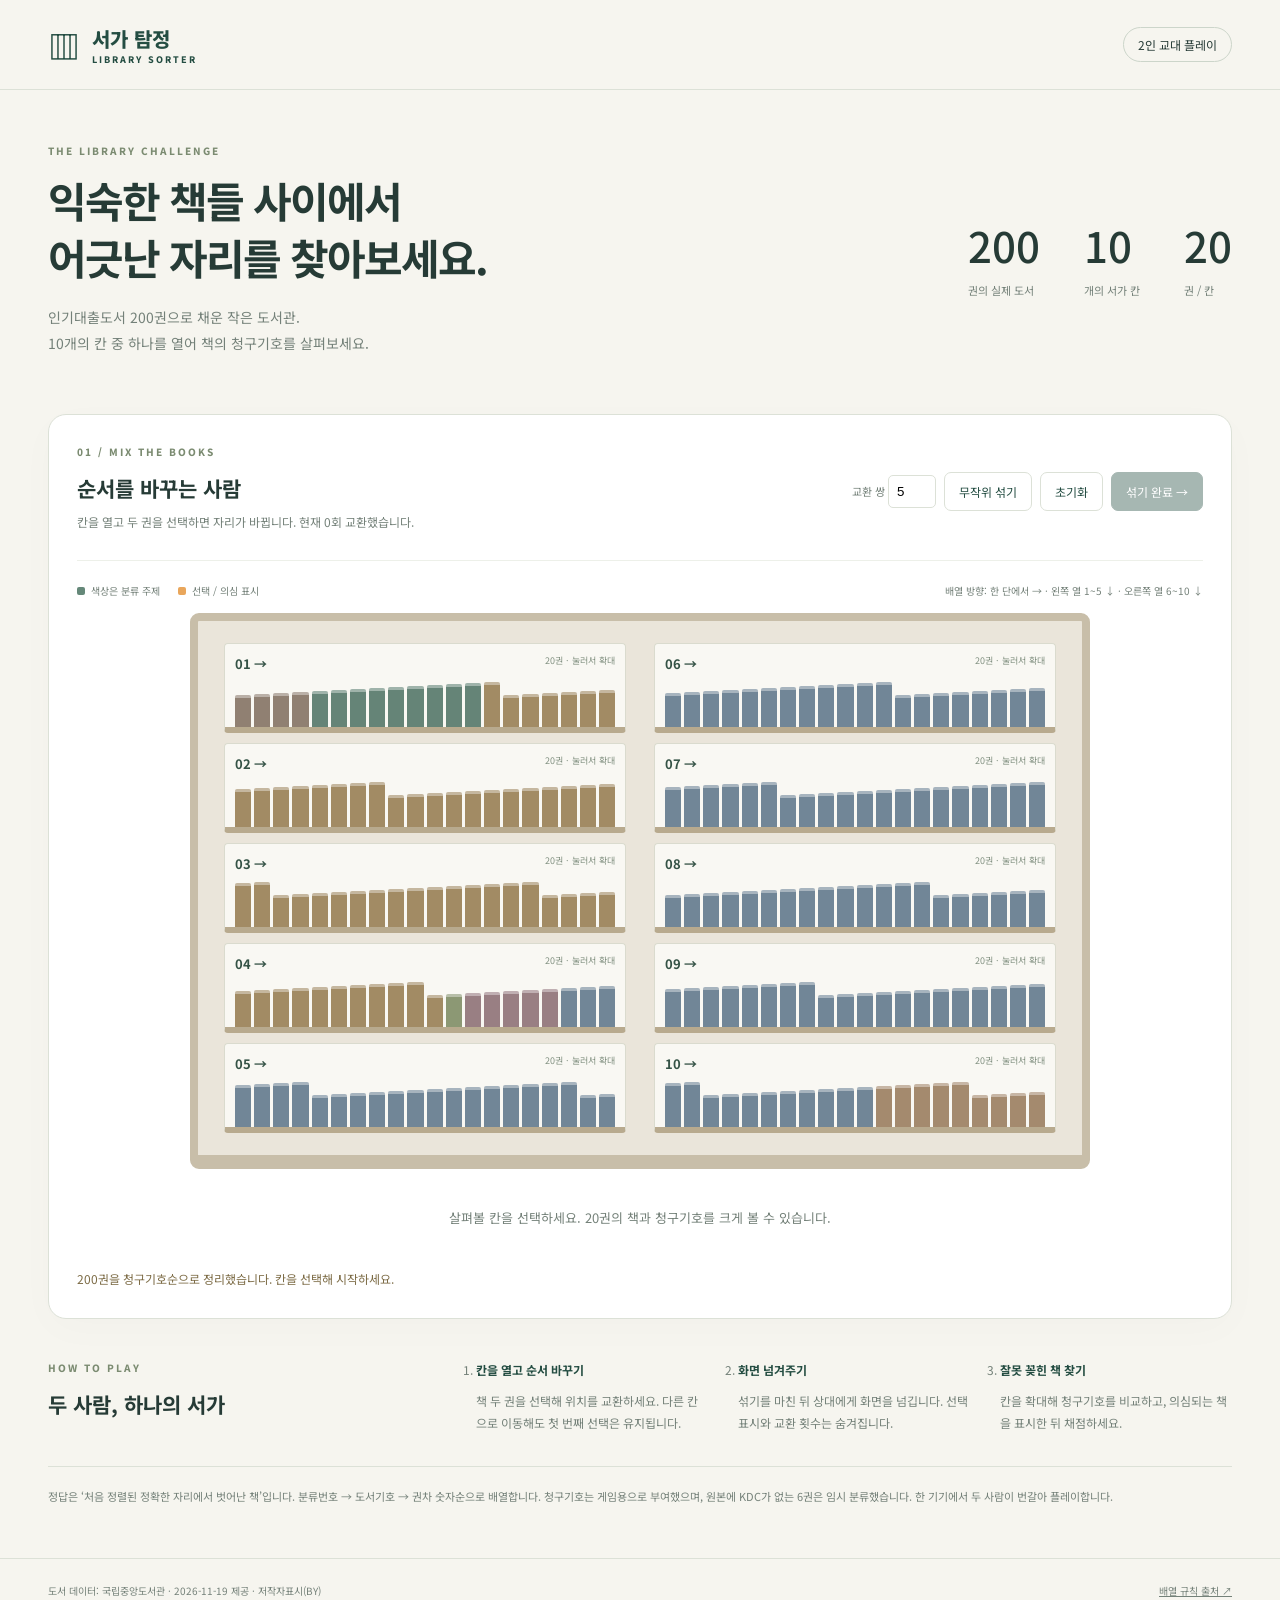
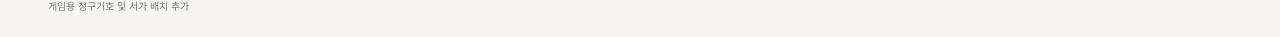
<file: index.html>
<!doctype html>
<html lang="ko">
<head>
  <meta charset="UTF-8"><meta name="viewport" content="width=device-width, initial-scale=1">
  <title>서가 탐정 · Library Sorter</title>
  <link rel="stylesheet" href="style.css">
</head>
<body>
  <header><a class="brand" href="./index.html">▥ <span>서가 탐정<small>LIBRARY SORTER</small></span></a><span class="badge">2인 교대 플레이</span></header>
  <main>
    <section class="intro"><div><p class="eyebrow">THE LIBRARY CHALLENGE</p><h1>익숙한 책들 사이에서<br>어긋난 자리를 찾아보세요.</h1><p>인기대출도서 200권으로 채운 작은 도서관.<br>10개의 칸 중 하나를 열어 책의 청구기호를 살펴보세요.</p></div><div class="stats"><strong>200<span>권의 실제 도서</span></strong><strong>10<span>개의 서가 칸</span></strong><strong>20<span>권 / 칸</span></strong></div></section>
    <section id="data-loader" class="workspace data-loader"><h2>도서 목록 불러오기</h2><p id="load-message" role="status">200권의 도서 목록을 불러오고 있습니다.</p><label for="catalog-file">books.json 선택</label><input id="catalog-file" type="file" accept=".json,application/json"></section>
    <section id="game" class="workspace" hidden>
      <div class="toolbar"><div><p class="eyebrow" id="phase-label"></p><h2 id="phase-title"></h2><p id="phase-help"></p></div><div id="controls" class="controls"></div></div>
      <div class="legend"><span><i class="dot"></i> 색상은 분류 주제</span><span><i class="dot marked"></i> 선택 / 의심 표시</span><span class="direction">배열 방향: 한 단에서 → · 왼쪽 열 1~5 ↓ · 오른쪽 열 6~10 ↓</span></div>
      <div id="shelves" class="shelves" aria-label="전체 서가"></div>
      <p id="shelf-empty" class="shelf-empty">살펴볼 칸을 선택하세요. 20권의 책과 청구기호를 크게 볼 수 있습니다.</p>
      <section id="inspector" class="inspector" aria-label="선택된 칸 확대 보기" hidden>
        <div class="detail-heading"><div><p class="eyebrow">SHELF INSPECTOR</p><h2 id="shelf-title" tabindex="-1"></h2></div><div class="shelf-nav"><button id="prev-shelf" aria-label="이전 칸">← 이전 칸</button><button id="next-shelf" aria-label="다음 칸">다음 칸 →</button><button id="close-inspector">접기</button></div></div>
        <p class="reading-order">왼쪽부터 번호순으로 읽으세요. 화면 폭에 따라 줄바꿈되며 모두 같은 칸의 책입니다.</p>
        <div id="books" class="books"></div>
      </section>
      <p id="notice" role="status" aria-live="polite"></p>
    </section>
    <section id="results" class="results" hidden></section>
    <section class="guide"><div><p class="eyebrow">HOW TO PLAY</p><h2>두 사람, 하나의 서가</h2></div><ol><li><strong>칸을 열고 순서 바꾸기</strong>책 두 권을 선택해 위치를 교환하세요. 다른 칸으로 이동해도 첫 번째 선택은 유지됩니다.</li><li><strong>화면 넘겨주기</strong>섞기를 마친 뒤 상대에게 화면을 넘깁니다. 선택 표시와 교환 횟수는 숨겨집니다.</li><li><strong>잘못 꽂힌 책 찾기</strong>칸을 확대해 청구기호를 비교하고, 의심되는 책을 표시한 뒤 채점하세요.</li></ol><p class="rule">정답은 ‘처음 정렬된 정확한 자리에서 벗어난 책’입니다. 분류번호 → 도서기호 → 권차 숫자순으로 배열합니다. 청구기호는 게임용으로 부여했으며, 원본에 KDC가 없는 6권은 임시 분류했습니다. 한 기기에서 두 사람이 번갈아 플레이합니다.</p></section>
  </main><footer><span>도서 데이터: 국립중앙도서관 · 2026-11-19 제공 · 저작자표시(BY)<br>게임용 청구기호 및 서가 배치 추가</span><a href="https://lib2.ewha.ac.kr/newsletter/200312/tips.html" target="_blank" rel="noopener">배열 규칙 출처 ↗</a></footer>
  <dialog id="handoff"><p class="eyebrow">READY FOR THE NEXT PLAYER</p><h2>이제 탐정의 차례입니다.</h2><p>섞은 사람은 화면을 상대에게 넘겨주세요.<br>준비되면 아래 버튼을 눌러 조사를 시작하세요.</p><button id="start-find">조사 시작하기 →</button></dialog>
  <script src="app.js"></script>
</body></html>
</file>
<file: style.css>
@import url('https://fonts.googleapis.com/css2?family=Noto+Sans+KR:wght@400;500;600;700;800&display=swap');
:root{font-family:'Noto Sans KR',sans-serif;color:#263b36;background:#f6f5ef;font-synthesis:none;--green:#244d42;--muted:#748179;--line:#dce1d7;--orange:#e9a65b}*{box-sizing:border-box}body{margin:0}button,a{-webkit-tap-highlight-color:transparent}button{font:inherit;cursor:pointer}header{height:90px;max-width:1440px;margin:auto;display:flex;justify-content:space-between;align-items:center;padding:0 48px;border-bottom:1px solid var(--line)}.brand{display:flex;gap:12px;align-items:center;text-decoration:none;color:var(--green);font-size:32px;font-weight:800}.brand span{font-size:20px}.brand small{display:block;font-size:9px;letter-spacing:2px}.badge{border:1px solid #ccd5ca;border-radius:30px;padding:8px 14px;font-size:12px}main{max-width:1440px;margin:auto;padding:0 48px}.intro{display:flex;justify-content:space-between;align-items:center;padding:52px 0 44px;gap:25px}.eyebrow{font-size:10px;letter-spacing:2px;font-weight:800;color:#7b8b71;margin:0 0 12px}h1{font-size:42px;letter-spacing:-2px;line-height:1.35;margin:0 0 20px}p{line-height:1.8}.intro p:not(.eyebrow){font-size:14px;color:var(--muted)}.stats{display:flex;gap:44px}.stats strong{font-size:42px;font-weight:500}.stats span{display:block;font-size:11px;font-weight:400;color:var(--muted);margin-top:7px}.workspace{background:white;border:1px solid var(--line);border-radius:18px;padding:28px;box-shadow:0 10px 40px #253e3305}.toolbar{display:flex;justify-content:space-between;gap:20px;align-items:center}h2{font-size:21px;margin:0}.toolbar p:not(.eyebrow){font-size:12px;color:var(--muted);margin:8px 0}.controls{display:flex;flex-wrap:wrap;gap:8px;align-items:center}button{border:1px solid var(--line);border-radius:7px;background:white;color:var(--green);padding:10px 14px;font-size:12px}button:hover{background:#edf2e9}button:focus-visible,a:focus-visible{outline:3px solid #df963f;outline-offset:3px}button.primary,#start-find{background:var(--green);color:white;border-color:var(--green)}button:disabled{opacity:.4;cursor:not-allowed}.controls label{font-size:11px;color:var(--muted)}input{width:48px;padding:8px;border:1px solid var(--line);border-radius:5px}.legend{display:flex;gap:18px;align-items:center;font-size:10px;color:var(--muted);padding:22px 0 15px;border-top:1px solid #edf0e9;margin-top:20px}.legend span{display:flex;gap:6px;align-items:center}.dot{display:inline-block;width:8px;height:8px;background:#658879;border-radius:2px}.dot.english{background:#c3ad86}.dot.marked{background:var(--orange)}.direction{margin-left:auto}.shelves{display:grid;grid-template-columns:repeat(2,minmax(0,1fr));gap:14px;background:#edece3;border:1px solid #dddccf;padding:18px;border-radius:9px}.column{display:flex;flex-direction:column;gap:10px}.shelf{width:100%;padding:8px 8px 0;background:#f9f8f3;border:1px solid #dadbce;border-bottom:5px solid #c3c2ad;border-radius:4px;text-align:left;min-width:0}.shelf.active{outline:2px solid var(--green);outline-offset:2px}.shelf-label{display:flex;justify-content:space-between;font-size:9px;color:#819080;margin-bottom:7px}.shelf-label b{color:#355346;font-size:11px}.spines{height:39px;display:flex;gap:2px;align-items:flex-end}.spine{flex:1;min-width:0;height:100%;background:#7c9687;border-radius:2px 2px 0 0;border-top:3px solid #ffffff60}.spine.en{background:#c4b28c}.spine.flag{background:var(--orange)}.spine.wrong{background:#cb7367}.spine.correct{background:#51a28a}.detail-heading{display:flex;justify-content:space-between;align-items:center;margin:28px 0 16px}.detail-heading span{font-size:11px;color:var(--muted)}.detail-heading .eyebrow{margin-bottom:5px}.books{display:grid;grid-template-columns:repeat(10,minmax(0,1fr));gap:9px}.book{position:relative;min-height:134px;border:1px solid #dbe3d9;border-left:5px solid #7d9988;background:#f8faf6;padding:11px 8px;text-align:left;border-radius:5px;display:flex;flex-direction:column;gap:7px}.book.en{border-left-color:#c4b28c;background:#fcfaf5}.book .position{color:#839082;font-size:9px}.book .title{font-size:11px;font-weight:500;line-height:1.5;flex:1}.book .call{font-family:monospace;font-size:12px;line-height:1.5;font-weight:bold;color:#355346}.book.selected{background:#fff1d8;outline:2px solid #df9e47}.book.missed{outline:2px solid #c46d60;background:#fff1ed}.book.found{outline:2px solid #4b987d;background:#edf9f2}.book em{font-size:9px;font-style:normal}#notice{font-size:12px;min-height:22px;color:#7c6b45;margin:14px 0 0}.guide{display:grid;grid-template-columns:1fr 2fr;gap:20px;padding:40px 0}.guide ol{display:flex;gap:30px;margin:0;padding-left:20px;color:var(--muted);font-size:12px;line-height:1.9}.guide li{flex:1}.guide strong{display:block;color:var(--green);margin-bottom:8px}.rule{grid-column:1/-1;color:var(--muted);font-size:11px;border-top:1px solid var(--line);padding-top:20px}footer{border-top:1px solid var(--line);padding:24px 48px;display:flex;justify-content:space-between;font-size:10px;color:var(--muted)}footer a{color:inherit}dialog{border:0;border-radius:15px;padding:40px;max-width:90vw;box-shadow:0 20px 100px #0003}dialog::backdrop{background:#203e36;backdrop-filter:blur(20px)}dialog p{font-size:13px;color:var(--muted)}dialog button{width:100%;margin-top:15px}.results{margin-top:24px;background:#e5eee3;border-radius:12px;padding:25px}.results p{font-size:13px}.results ul{font-size:12px;line-height:2;max-height:230px;overflow:auto}.results[hidden]{display:none}@media(max-width:1000px){main{padding:0 24px}.stats{gap:20px}.toolbar{align-items:flex-start;flex-direction:column}.books{grid-template-columns:repeat(6,minmax(0,1fr))}.direction{display:none}.shelves{gap:9px;padding:12px}.spines{gap:1px}.guide{grid-template-columns:1fr}}@media(max-width:600px){header{padding:0 20px;height:75px}main{padding:0 14px}.intro{padding:32px 8px;display:block}h1{font-size:30px}.stats{gap:32px;margin-top:25px}.stats strong{font-size:28px}.workspace{padding:15px}.shelves{gap:6px;padding:8px}.shelf{padding:5px 3px 0}.shelf-label span{display:none}.spines{height:28px;gap:0}.books{grid-template-columns:repeat(3,minmax(0,1fr))}.detail-heading{align-items:flex-start;gap:14px}.detail-heading span{max-width:130px}.guide ol{display:block}.guide li{margin-bottom:18px}.legend{gap:10px;font-size:9px}footer{padding:20px;gap:12px}}

/* Catalogue view: two columns of five compartments, with a full-width inspector. */
[hidden]{display:none!important}
.shelves{max-width:900px;margin:auto;padding:22px 26px;gap:28px;background:#eae5da;border:8px solid #c8bea9;border-bottom-width:14px}
.shelf{padding:10px 10px 0;border-bottom:6px solid #b8aa8e}
.shelf-label{margin-bottom:8px}.shelf-label b{font-size:13px}
.spines{height:46px;gap:3px}.spine{background:var(--book-color,#7c9687)}
.shelf-empty{text-align:center;color:var(--muted);font-size:13px;padding:24px 12px;margin-bottom:0}
.inspector{scroll-margin-top:20px;border-top:1px solid var(--line);margin-top:30px}
.shelf-nav{display:flex;gap:6px}.detail-heading{gap:15px}.reading-order{color:var(--muted);font-size:11px;margin:-6px 0 18px}
.books{gap:12px}.book{min-height:260px;padding:13px 10px;border-left:6px solid var(--book-color,#7d9988);gap:8px;box-shadow:2px 4px 0 #e7e7dc}
.book .title{font-size:13px;line-height:1.6;overflow-wrap:anywhere}.book .author{font-size:11px;color:#52685e}.book .publisher{font-size:10px;color:#7c847b;overflow-wrap:anywhere}
.book .call{display:flex;flex-direction:column;background:#fff;border:1px solid #dedfd6;border-radius:3px;padding:7px;min-height:75px;font-size:14px}
.data-loader{padding:30px}.data-loader p{font-size:13px;color:var(--muted)}.data-loader label{display:block;font-size:12px;margin-bottom:9px}.data-loader input{width:100%;max-width:400px;padding:12px;background:#f7f8f2}
@media(max-width:1100px){.books{grid-template-columns:repeat(5,minmax(0,1fr))}}
@media(max-width:600px){.shelves{padding:12px 8px;gap:12px;border-width:5px}.shelf{padding:6px 4px 0}.spines{gap:2px}.books{grid-template-columns:repeat(2,minmax(0,1fr));gap:12px}.book{min-height:240px}.detail-heading{flex-direction:column;align-items:flex-start}.shelf-nav button{padding:8px 12px}.shelf-empty{text-align:left}.stats{gap:34px}.shelf-label span{display:block;font-size:8px}}
</file>
